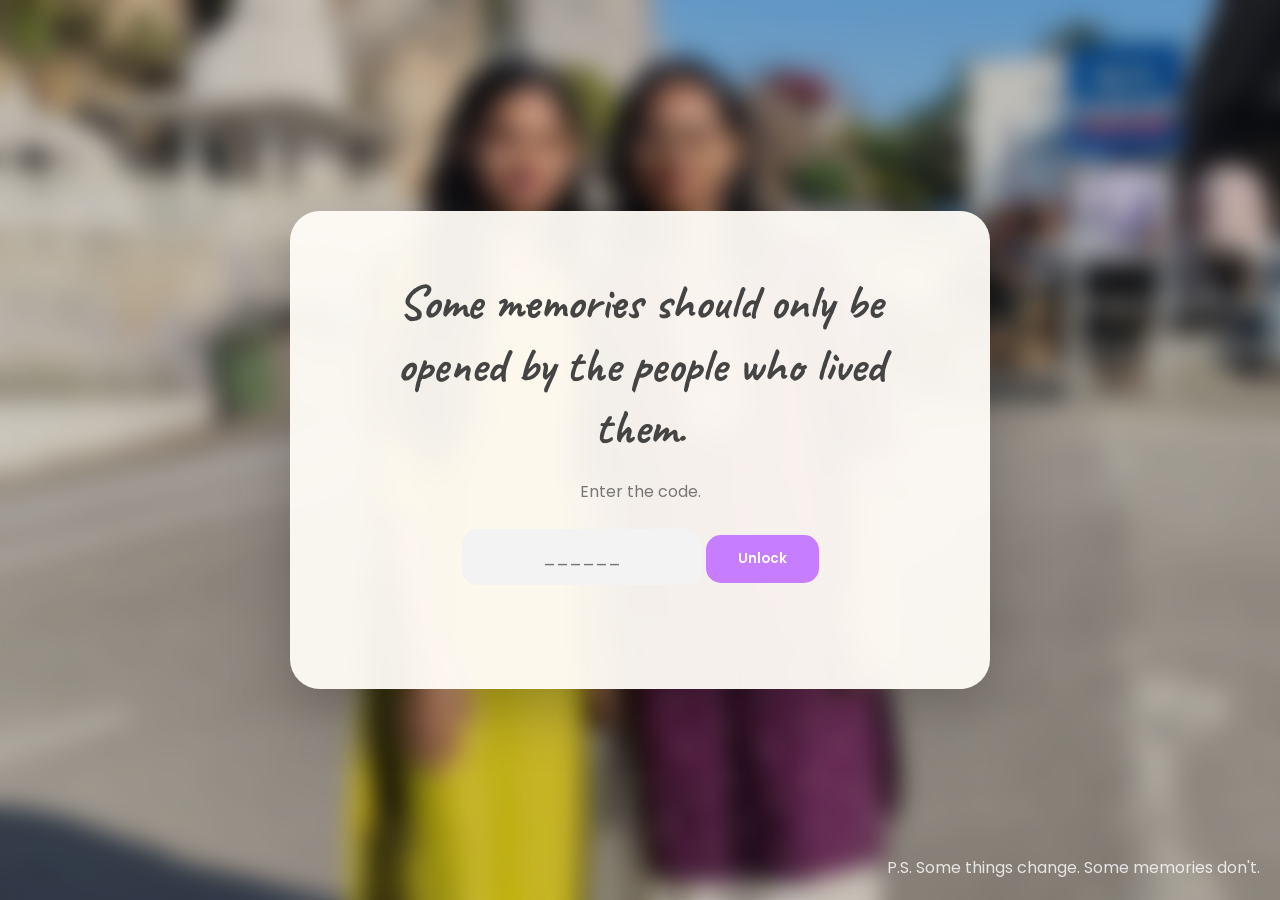
<file: index.html>
<!DOCTYPE html>

<html lang="en">

<head>
    <meta charset="UTF-8">
    <meta name="viewport" content="width=device-width, initial-scale=1.0">
    <title>07/07/2007</title>
<link rel="preconnect" href="https://fonts.googleapis.com">
<link rel="preconnect" href="https://fonts.gstatic.com" crossorigin>

<link href="https://fonts.googleapis.com/css2?family=Caveat:wght@700&family=Poppins:wght@300;400;500;600&display=swap" rel="stylesheet">

<link rel="stylesheet" href="css/login.css">
</head>

<body>
<div class="background"></div>
<div class="overlay"></div>

<div class="login-card">

    <h1>
        Some memories should only be opened
        by the people who lived them.
    </h1>

    <p class="subtitle">
        Enter the code.
    </p>

    <input
        type="password"
        id="password"
        maxlength="6"
        placeholder="______">

    <button onclick="checkPassword()">
        Unlock
    </button>

    <p id="error"></p>

</div>

<div class="footer-note">
    P.S. Some things change. Some memories don't.
</div>

<script src="js/login.js"></script></body>
</html>
</file>
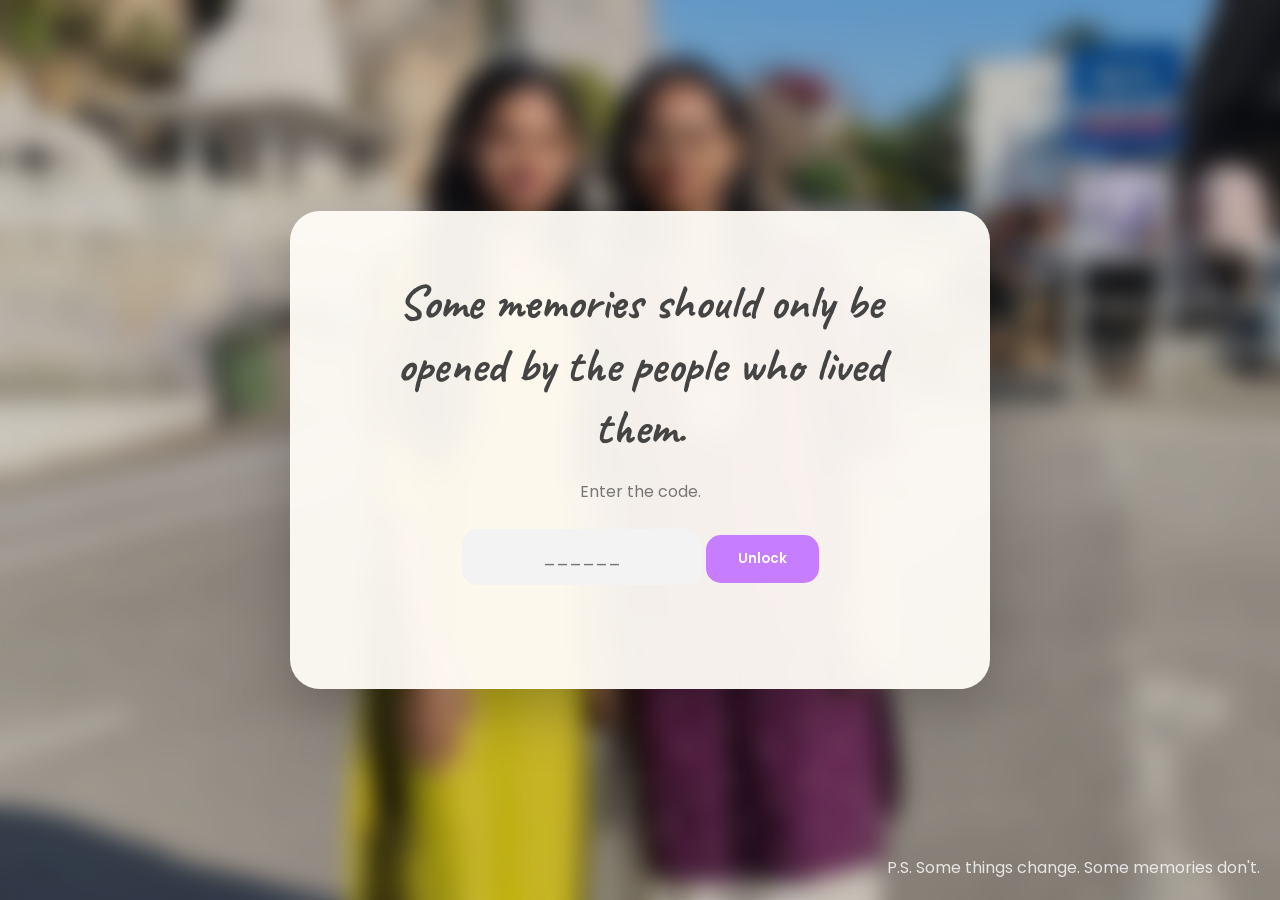
<file: html/index.html>
<!DOCTYPE html>

<html lang="en">

<head>
    <meta charset="UTF-8">
    <meta name="viewport" content="width=device-width, initial-scale=1.0">
    <title>07/07/2007</title>
<link rel="preconnect" href="https://fonts.googleapis.com">
<link rel="preconnect" href="https://fonts.gstatic.com" crossorigin>

<link href="https://fonts.googleapis.com/css2?family=Caveat:wght@700&family=Poppins:wght@300;400;500;600&display=swap" rel="stylesheet">

<link rel="stylesheet" href="../css/login.css">

</head>

<body>
<div class="background"></div>
<div class="overlay"></div>

<div class="login-card">

    <h1>
        Some memories should only be opened
        by the people who lived them.
    </h1>

    <p class="subtitle">
        Enter the code.
    </p>

    <input
        type="password"
        id="password"
        maxlength="6"
        placeholder="______">

    <button onclick="checkPassword()">
        Unlock
    </button>

    <p id="error"></p>

</div>

<div class="footer-note">
    P.S. Some things change. Some memories don't.
</div>

<script src="../js/login.js"></script>
</body>
</html>
</file>
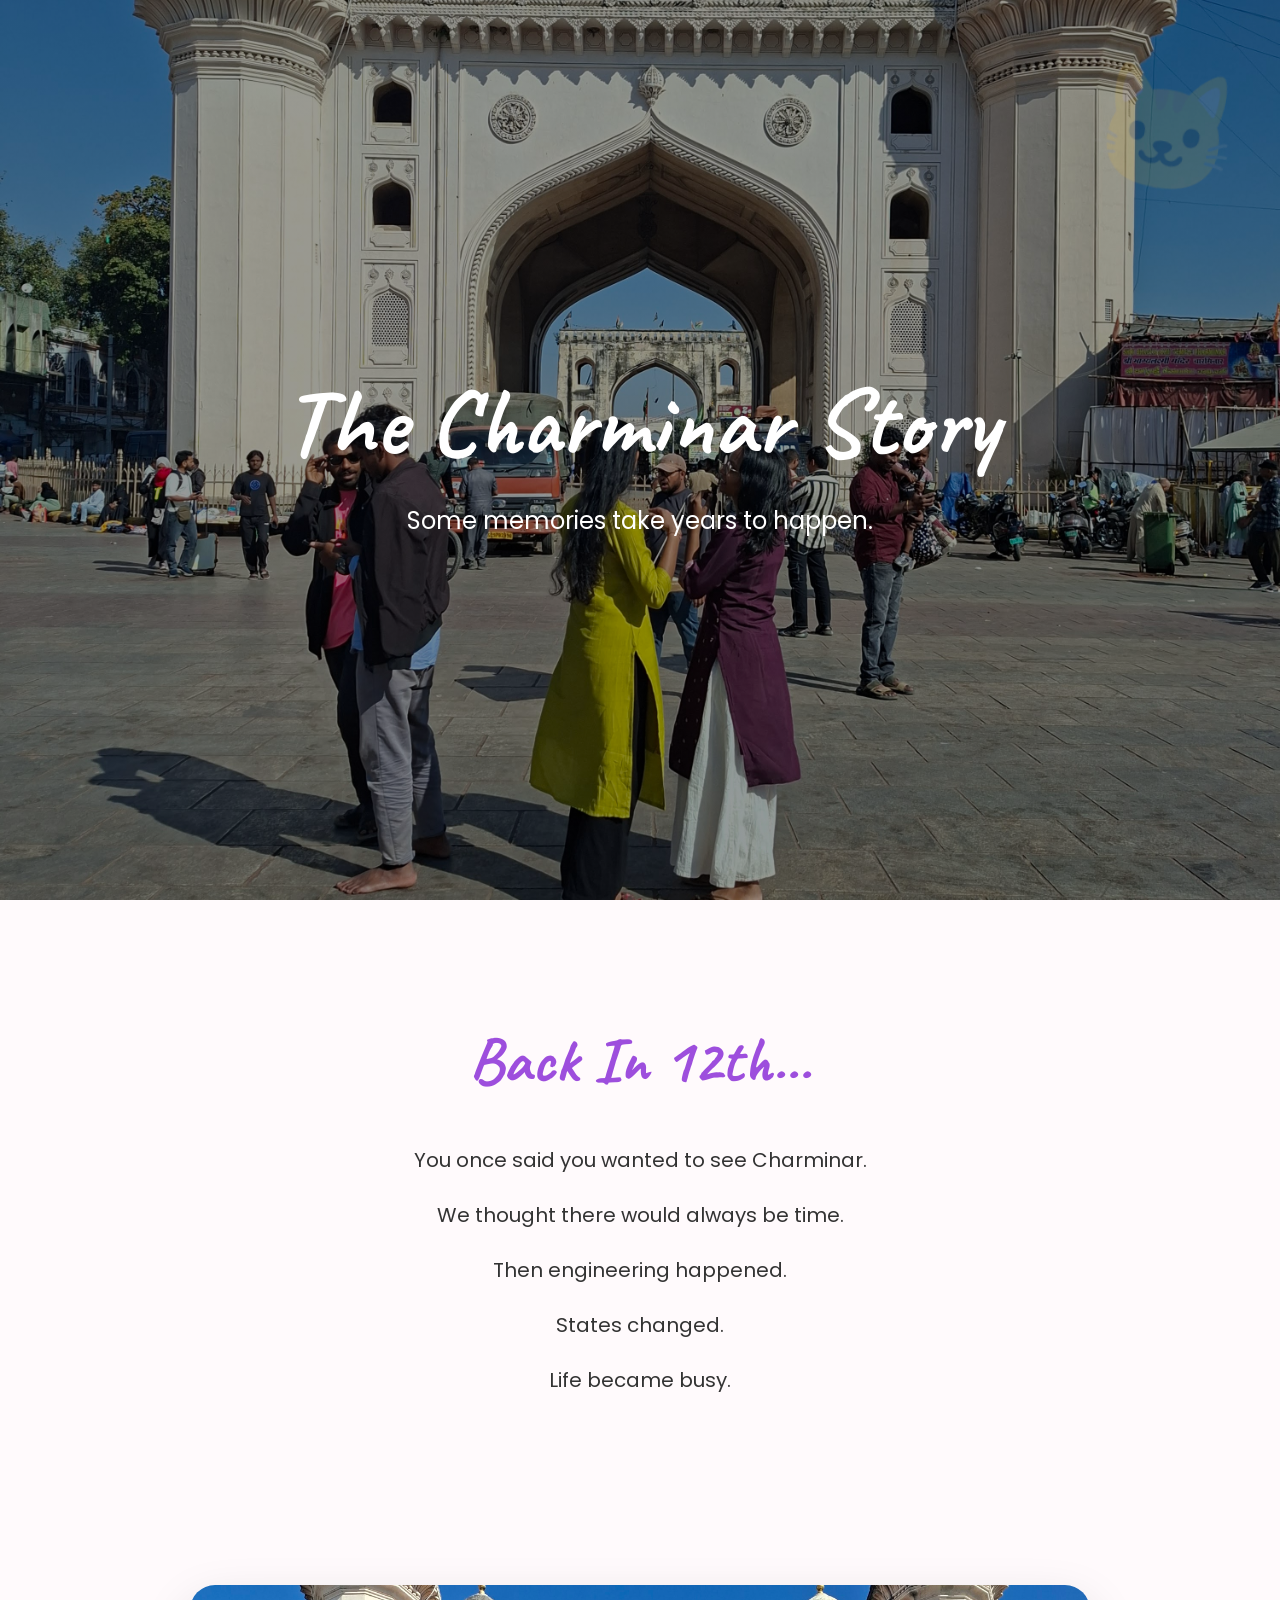
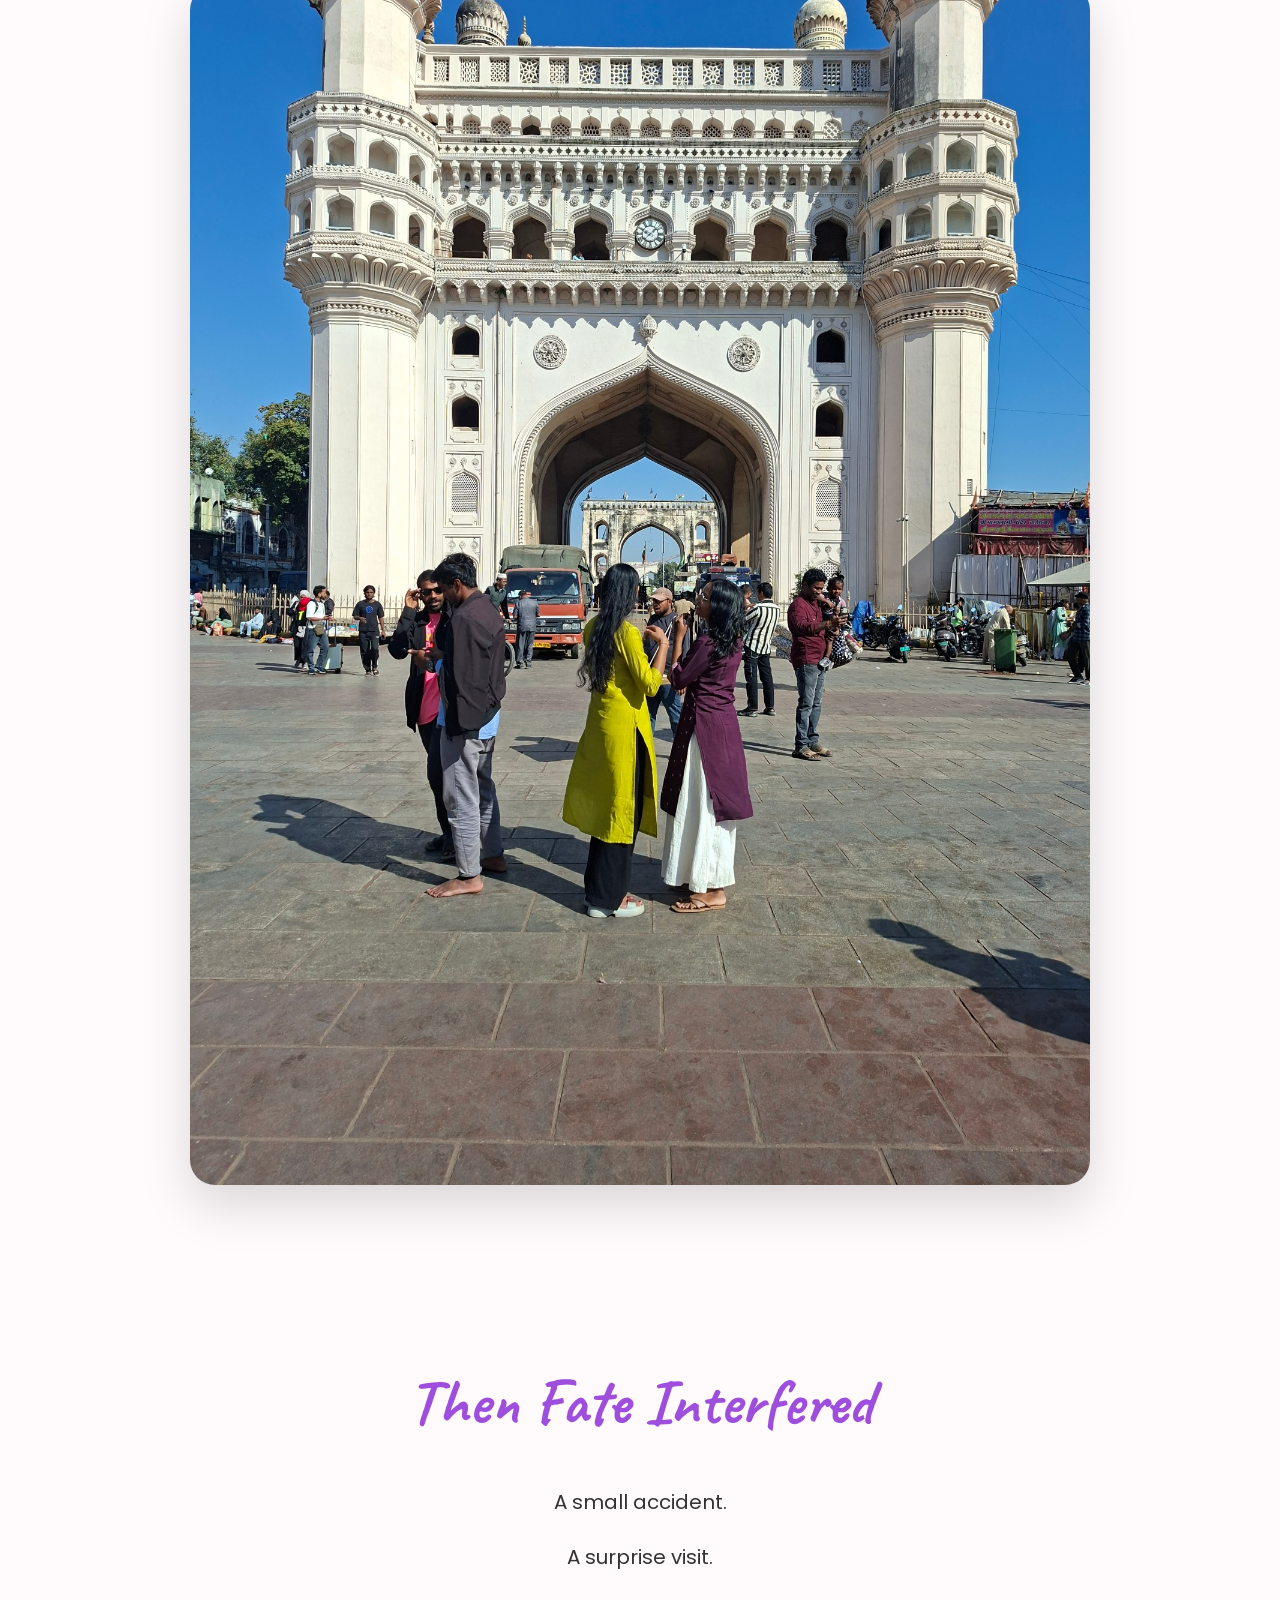
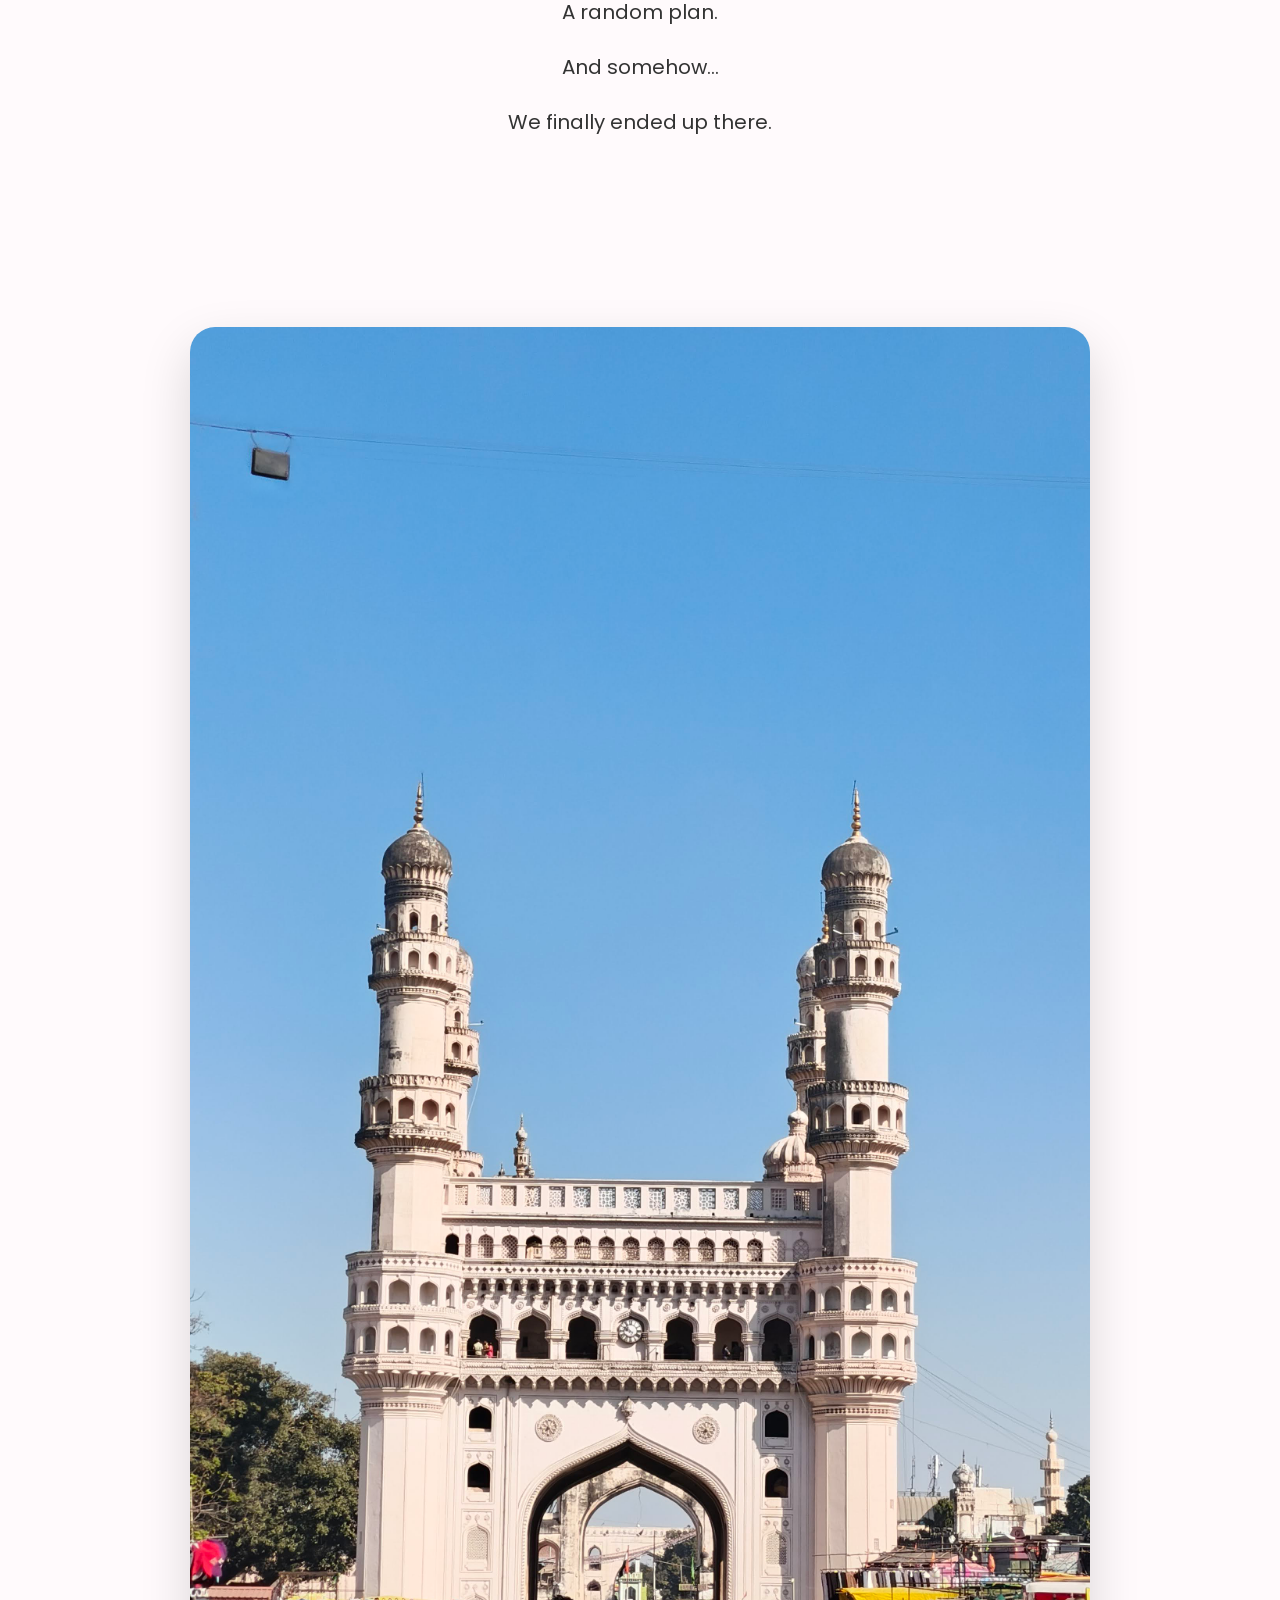
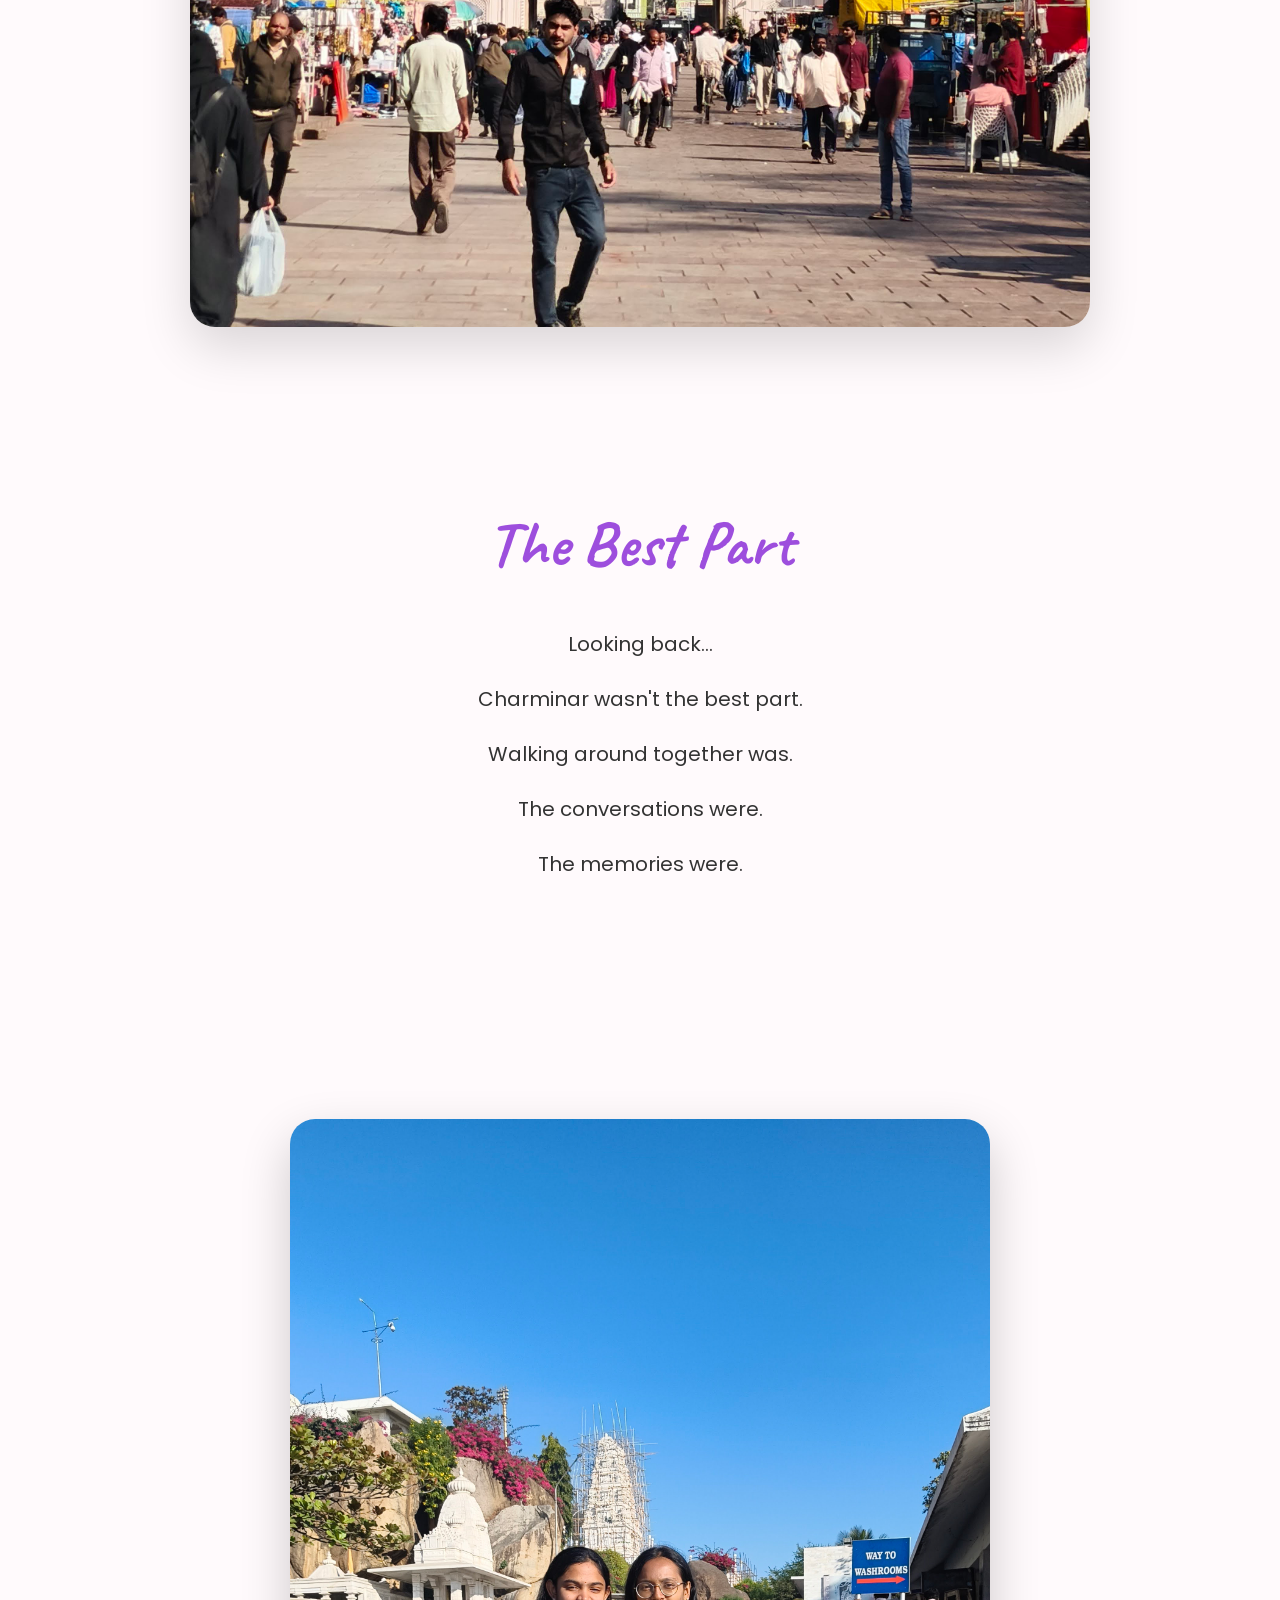
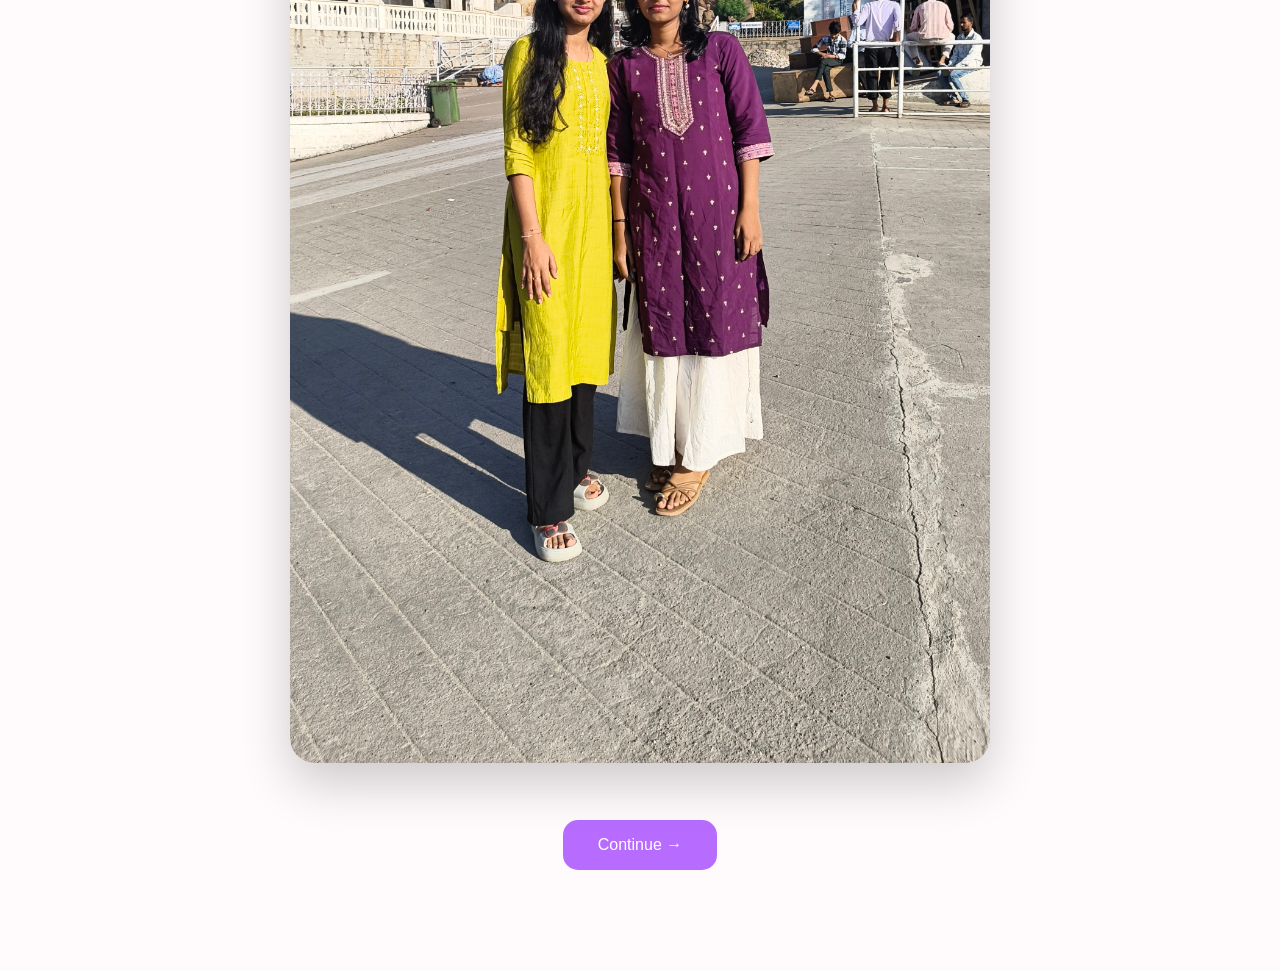
<file: html/charminar.html>
<!DOCTYPE html>
<html lang="en">

<head>
    <meta charset="UTF-8">
    <meta name="viewport" content="width=device-width, initial-scale=1.0">
    <title>The Charminar Story</title>

    <link rel="stylesheet" href="../css/charminar.css">

    <link href="https://fonts.googleapis.com/css2?family=Caveat:wght@700&family=Poppins:wght@300;400;500;600&display=swap" rel="stylesheet">
</head>

<body>

    <section class="hero">

        <div class="hero-content">

            <h1>The Charminar Story</h1>

            <p>
                Some memories take years to happen.
            </p>

        </div>

    </section>


    <section class="story">

        <div class="text-block">

            <h2>Back In 12th...</h2>

            <p>
                You once said you wanted to see Charminar.
            </p>

            <p>
                We thought there would always be time.
            </p>

            <p>
                Then engineering happened.
            </p>

            <p>
                States changed.
            </p>

            <p>
                Life became busy.
            </p>

        </div>

    </section>


    <section class="image-section">

        <img src="../images/charminar.jpg" alt="Charminar">

    </section>


    <section class="story">

        <div class="text-block">

            <h2>Then Fate Interfered</h2>

            <p>
                A small accident.
            </p>

            <p>
                A surprise visit.
            </p>

            <p>
                A random plan.
            </p>

            <p>
                And somehow...
            </p>

            <p>
                We finally ended up there.
            </p>

        </div>

    </section>


    <section class="image-section">

        <img src="../images/charminar (2).jpg" alt="Charminar">

    </section>


    <section class="story">

        <div class="text-block">

            <h2>The Best Part</h2>

            <p>
                Looking back...
            </p>

            <p>
                Charminar wasn't the best part.
            </p>

            <p>
                Walking around together was.
            </p>

            <p>
                The conversations were.
            </p>

            <p>
                The memories were.
            </p>

        </div>

    </section>
    <div class="cat-doodle">🐱</div>

    <section class="final-image">

        <img src="../images/usbothgreenpurple.jpg" alt="Us">

        <button onclick="goToVideos()">
            Continue →
        </button>

    </section>

    <script src="../js/charminar.js"></script>

</body>

</html>
</file>
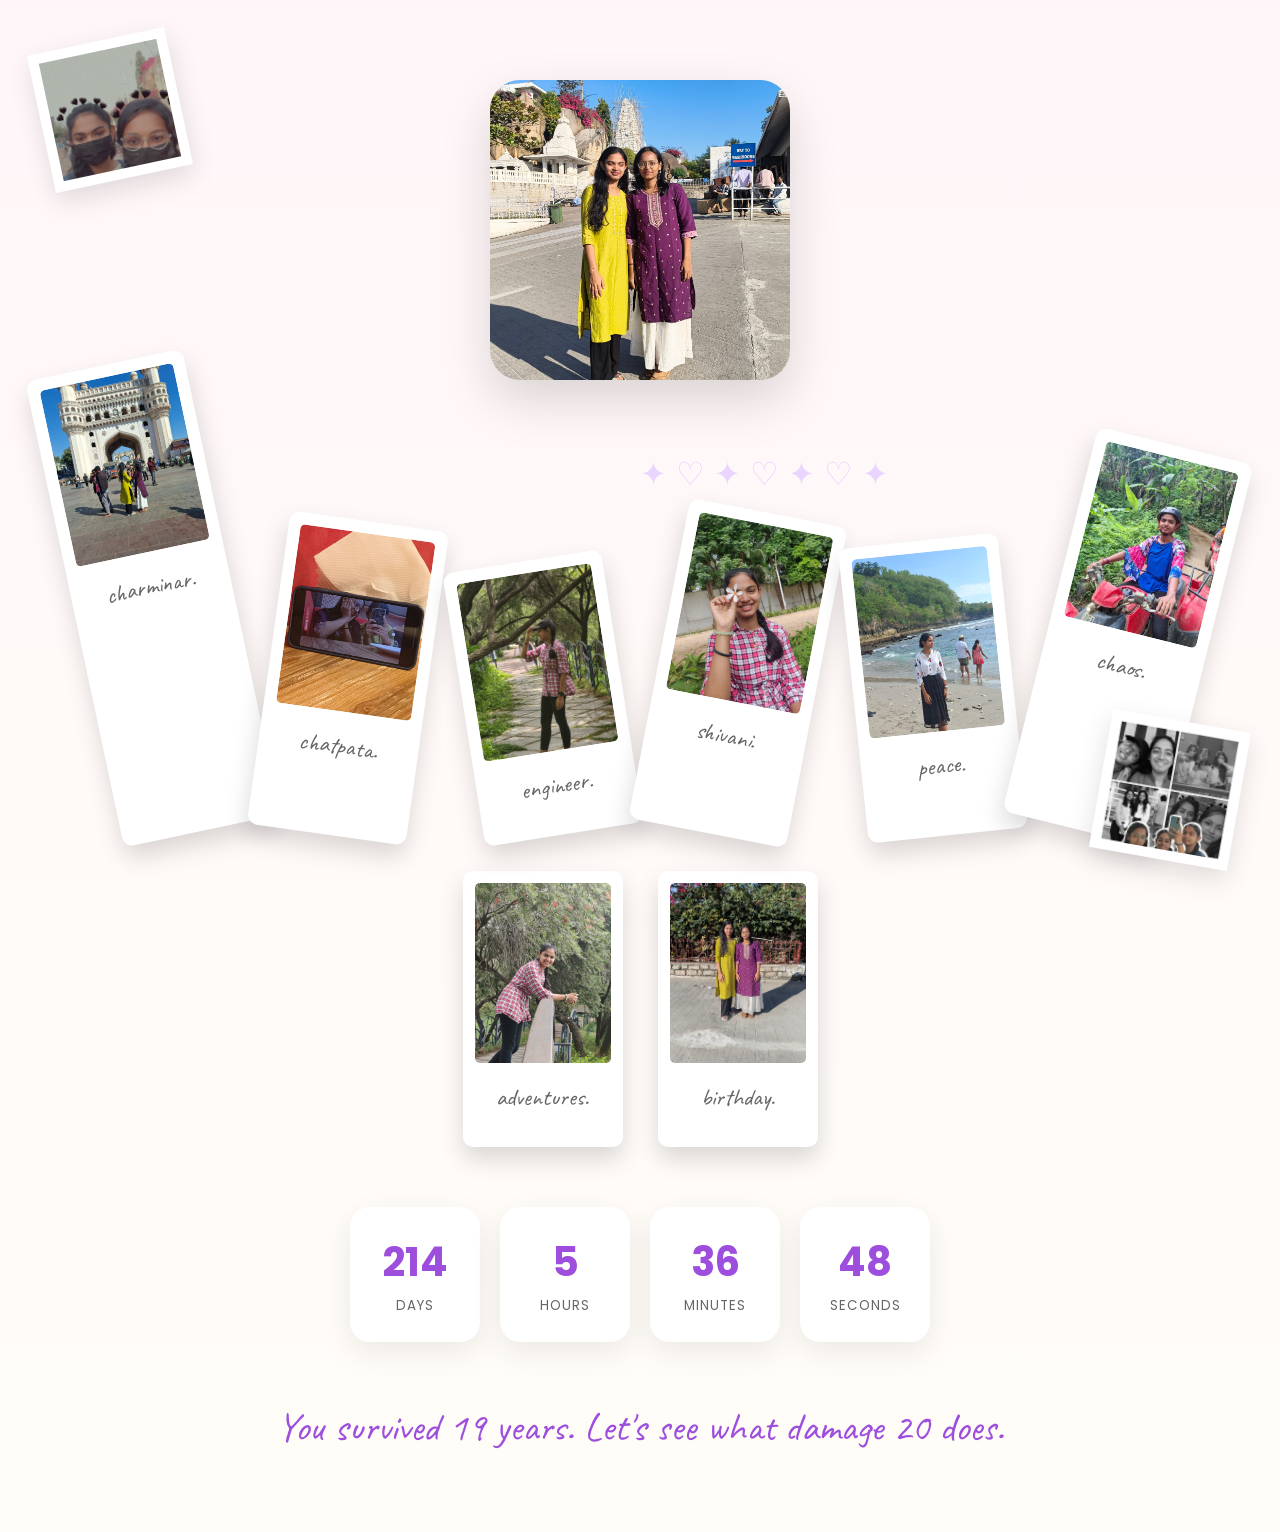
<file: html/countdown.html>
<!DOCTYPE html>
<html lang="en">
<head>
    <meta charset="UTF-8">
    <meta name="viewport" content="width=device-width, initial-scale=1.0">
    <title>Happy Birthday Shivani</title>

    <link rel="stylesheet" href="../css/countdown.css">

    <link href="https://fonts.googleapis.com/css2?family=Caveat:wght@700&family=Poppins:wght@300;400;500;600&display=swap" rel="stylesheet">
</head>
<body>

<section class="final-section">

    <img
        src="../images/usbothgreenpurple.jpg"
        alt="Us"
        class="final-photo"
    >

   <div class="polaroid-wall">

    <div class="polaroid p1">
        <img src="../images/charminar.jpg" alt="">
        <span>charminar.</span>
    </div>

    <div class="polaroid p2">
        <img src="../images/selfierestaurant.webp" alt="">
        <span>chatpata.</span>
    </div>

    <div class="polaroid p3">
        <img src="../images/hersinglecap.jpg" alt="">
        <span>engineer.</span>
    </div>

    <div class="polaroid p4">
        <img src="../images/hersingleflower.jpg" alt="">
        <span>shivani.</span>
    </div>

    <div class="polaroid p5">
        <img src="../images/hersinglebeach.jpg" alt="">
        <span>peace.</span>
    </div>

    <div class="polaroid p6">
        <img src="../images/hersinglesilly.jpg" alt="">
        <span>chaos.</span>
    </div>

    <div class="polaroid p7">
        <img src="../images/hersinglebridge.jpg" alt="">
        <span>adventures.</span>
    </div>

    <div class="polaroid p8">
        <img src="../images/greenpurple.jpg" alt="">
        <span>birthday.</span>
    </div>

</div>

    <div id="countdown">

        <div class="time-box">
            <span id="days">0</span>
            <small>Days</small>
        </div>

        <div class="time-box">
            <span id="hours">0</span>
            <small>Hours</small>
        </div>

        <div class="time-box">
            <span id="minutes">0</span>
            <small>Minutes</small>
        </div>

        <div class="time-box">
            <span id="seconds">0</span>
            <small>Seconds</small>
        </div>

    </div>

    <p class="ending">
        You survived 19 years.
        Let's see what damage 20 does.
    </p>

<div class="memory-trail">
    ✦ ♡ ✦ ♡ ✦ ♡ ✦
</div>
</section>

<script src="../js/countdown.js"></script>

</body>
</html>
</file>
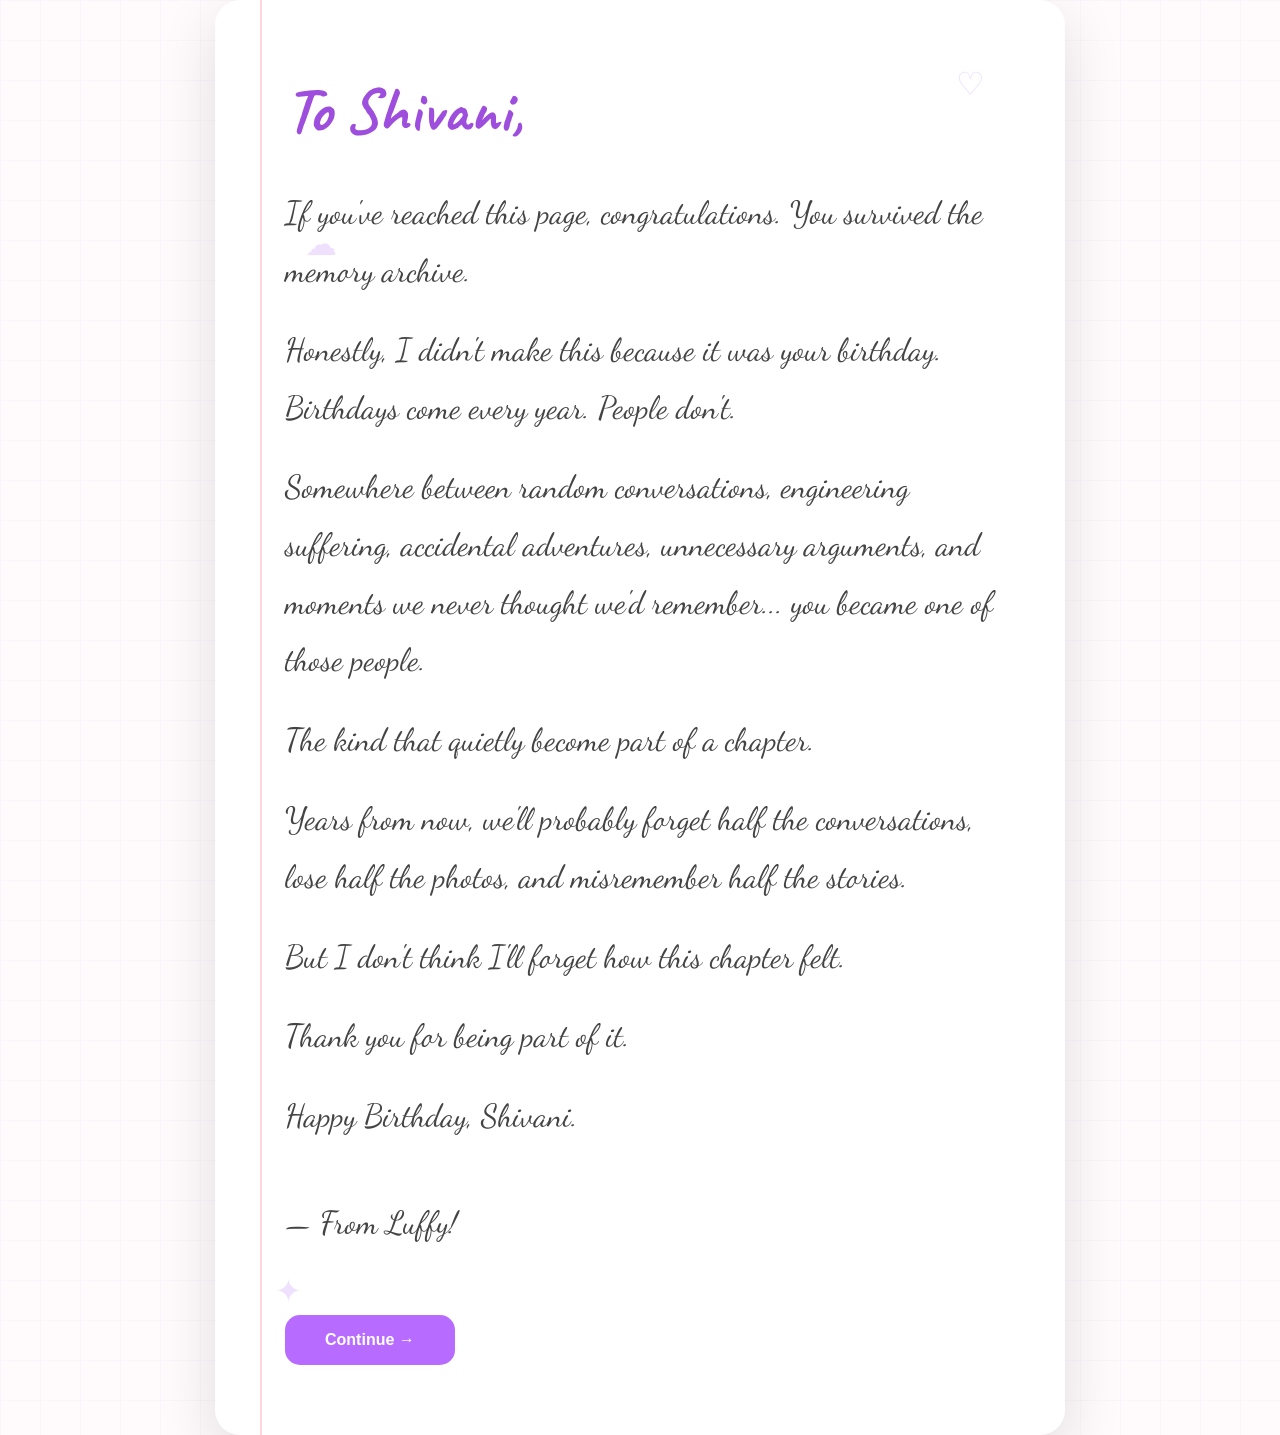
<file: html/letter.html>
<!DOCTYPE html>
<html lang="en">
<head>
    <meta charset="UTF-8">
    <meta name="viewport" content="width=device-width, initial-scale=1.0">
    <title>A Letter For Shivani</title>

    <link rel="stylesheet" href="../css/letter.css">

<link href="https://fonts.googleapis.com/css2?family=Caveat:wght@700&family=Dancing+Script:wght@500;600;700&family=Poppins:wght@300;400;500;600&display=swap" rel="stylesheet"><body>

<section class="letter-section">

    <div class="letter-paper">

        <h1>To Shivani,</h1>

        <div class="letter-content">

            <p>
                If you've reached this page, congratulations.
                You survived the memory archive.
            </p>

            <p>
                Honestly, I didn't make this because it was your birthday.
                Birthdays come every year.
                People don't.
            </p>

            <p>
                Somewhere between random conversations,
                engineering suffering,
                accidental adventures,
                unnecessary arguments,
                and moments we never thought we'd remember...
                you became one of those people.
            </p>

            <p>
                The kind that quietly become part of a chapter.
            </p>

            <p>
                Years from now,
                we'll probably forget half the conversations,
                lose half the photos,
                and misremember half the stories.
            </p>

            <p>
                But I don't think I'll forget
                how this chapter felt.
            </p>

            <p>
                Thank you for being part of it.
            </p>

            <p>
                Happy Birthday, Shivani.
            </p>

            <p class="signature">
                — From Luffy!
            </p>

        </div>

        <button onclick="continueJourney()">
            Continue →
        </button>
<div class="doodle doodle1">♡</div>
<div class="doodle doodle2">✦</div>
<div class="doodle doodle3">☁</div>
    </div>

</section>

<script src="../js/letter.js"></script>

</body>
</html>
</file>
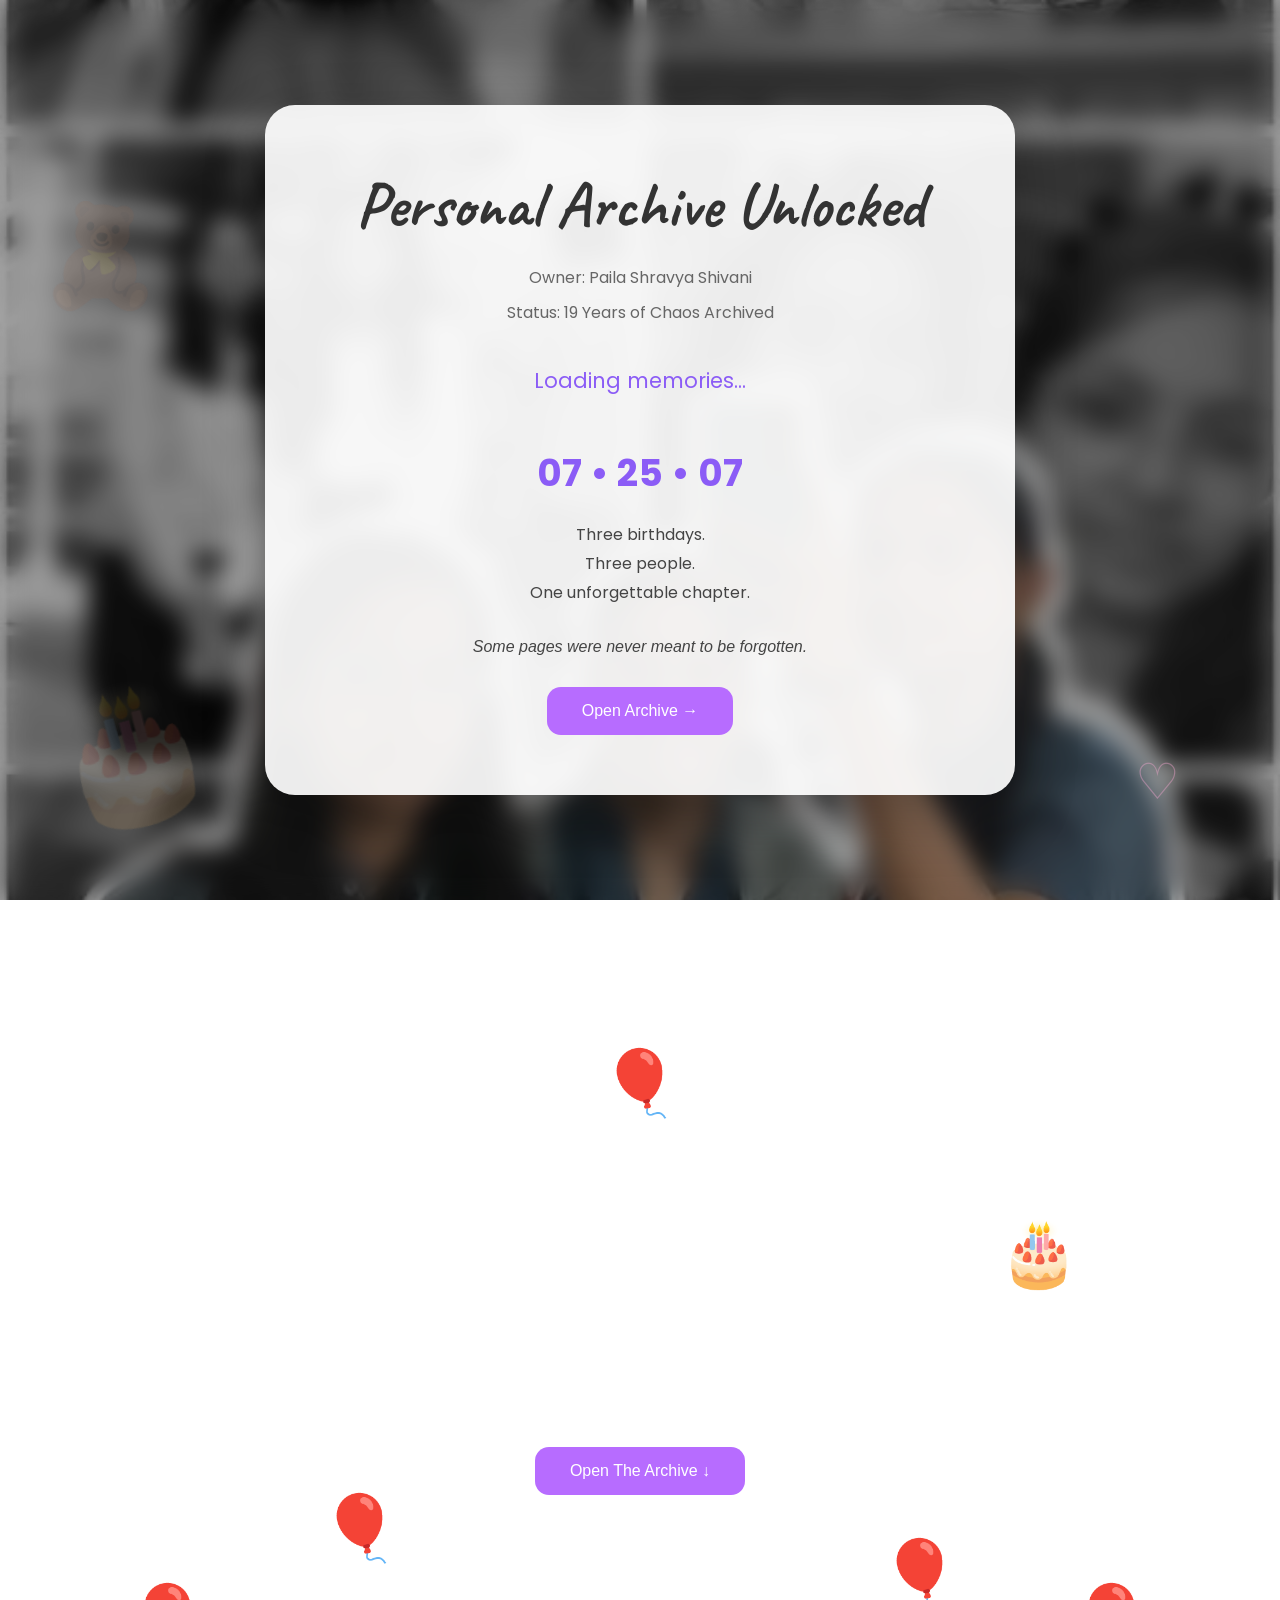
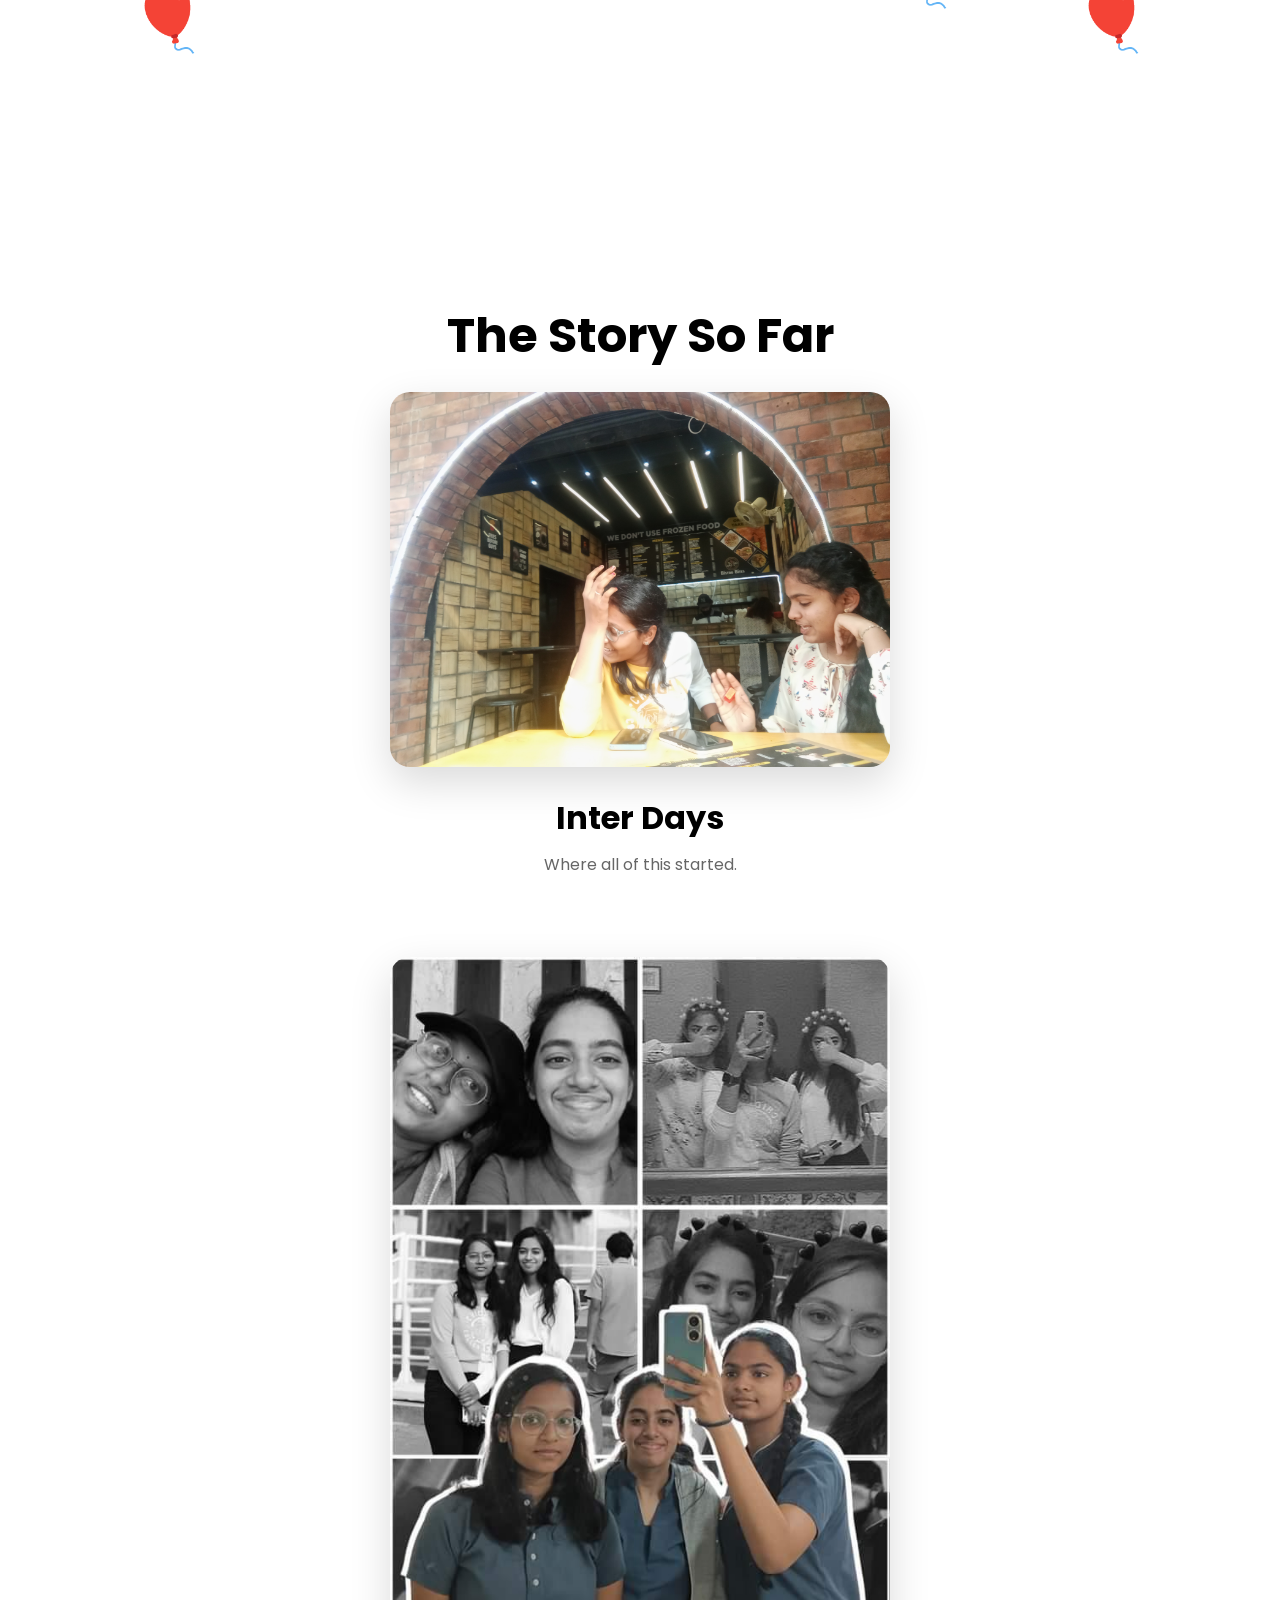
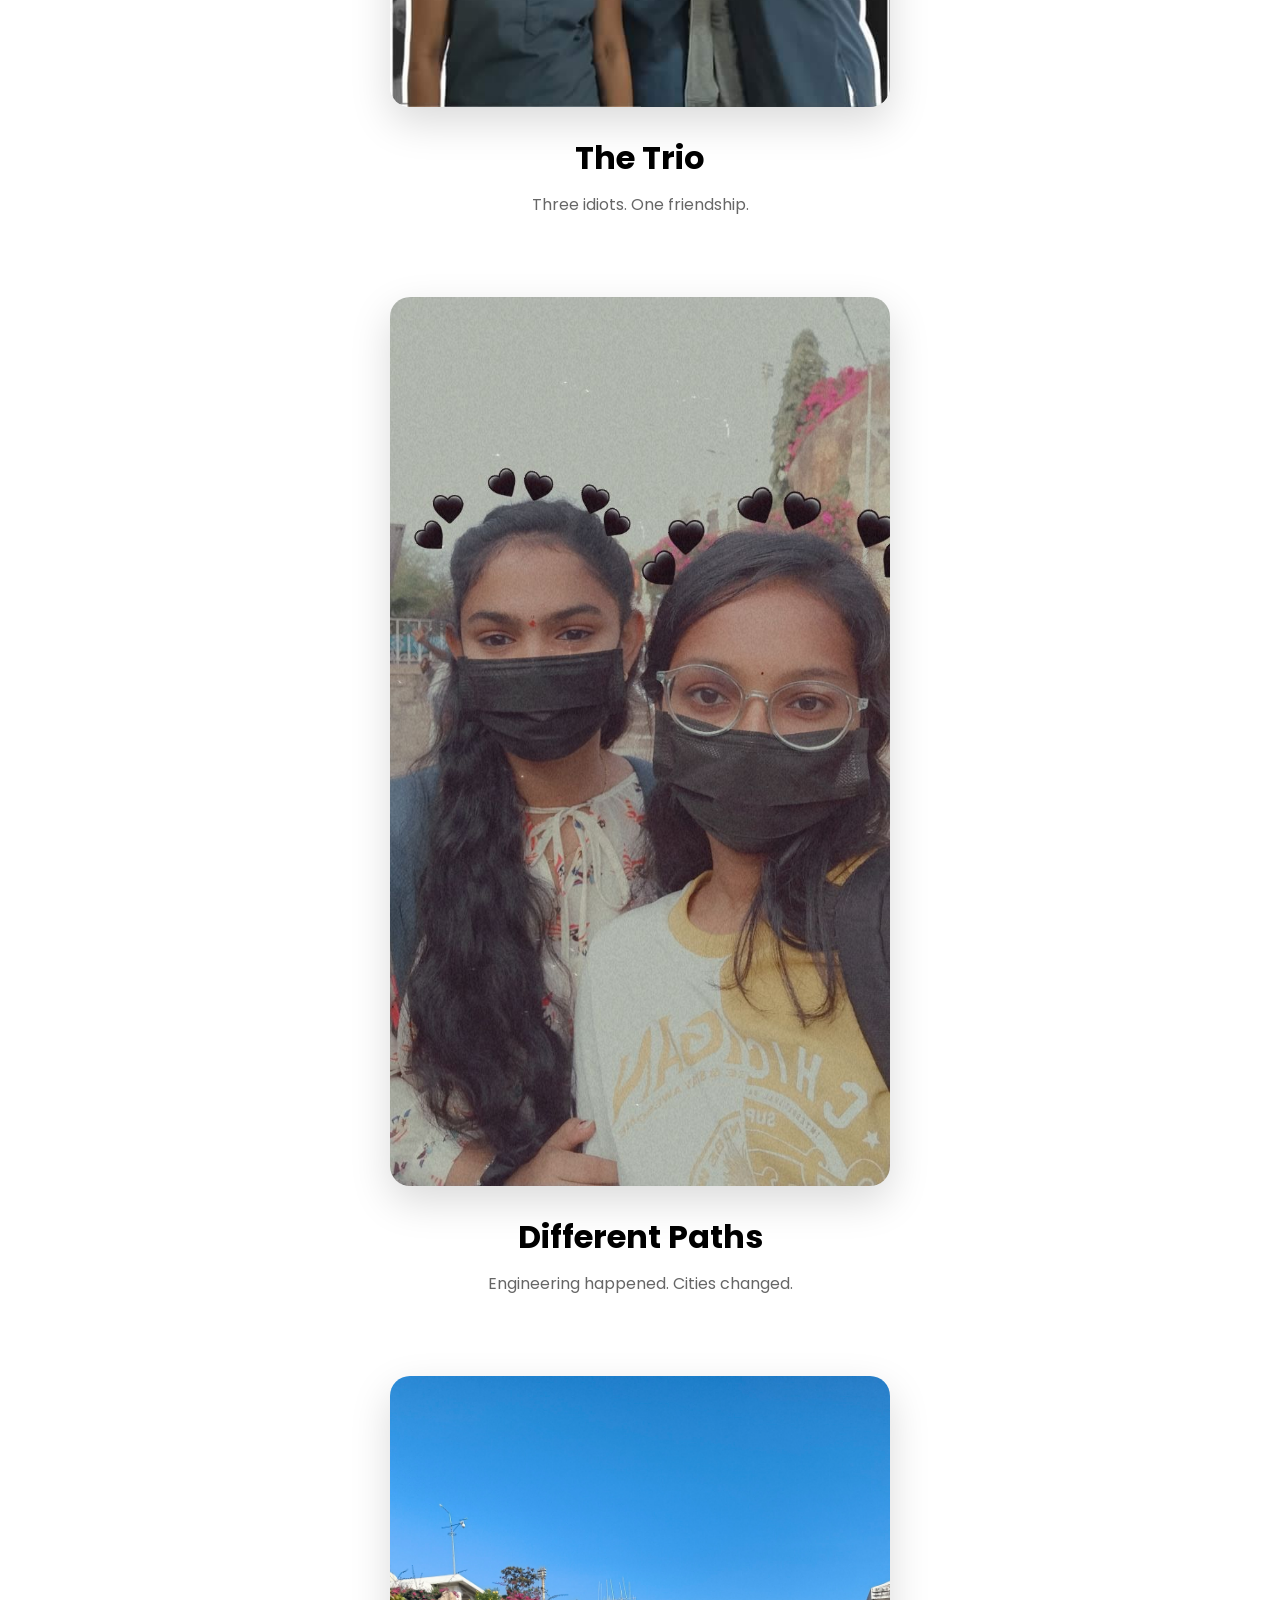
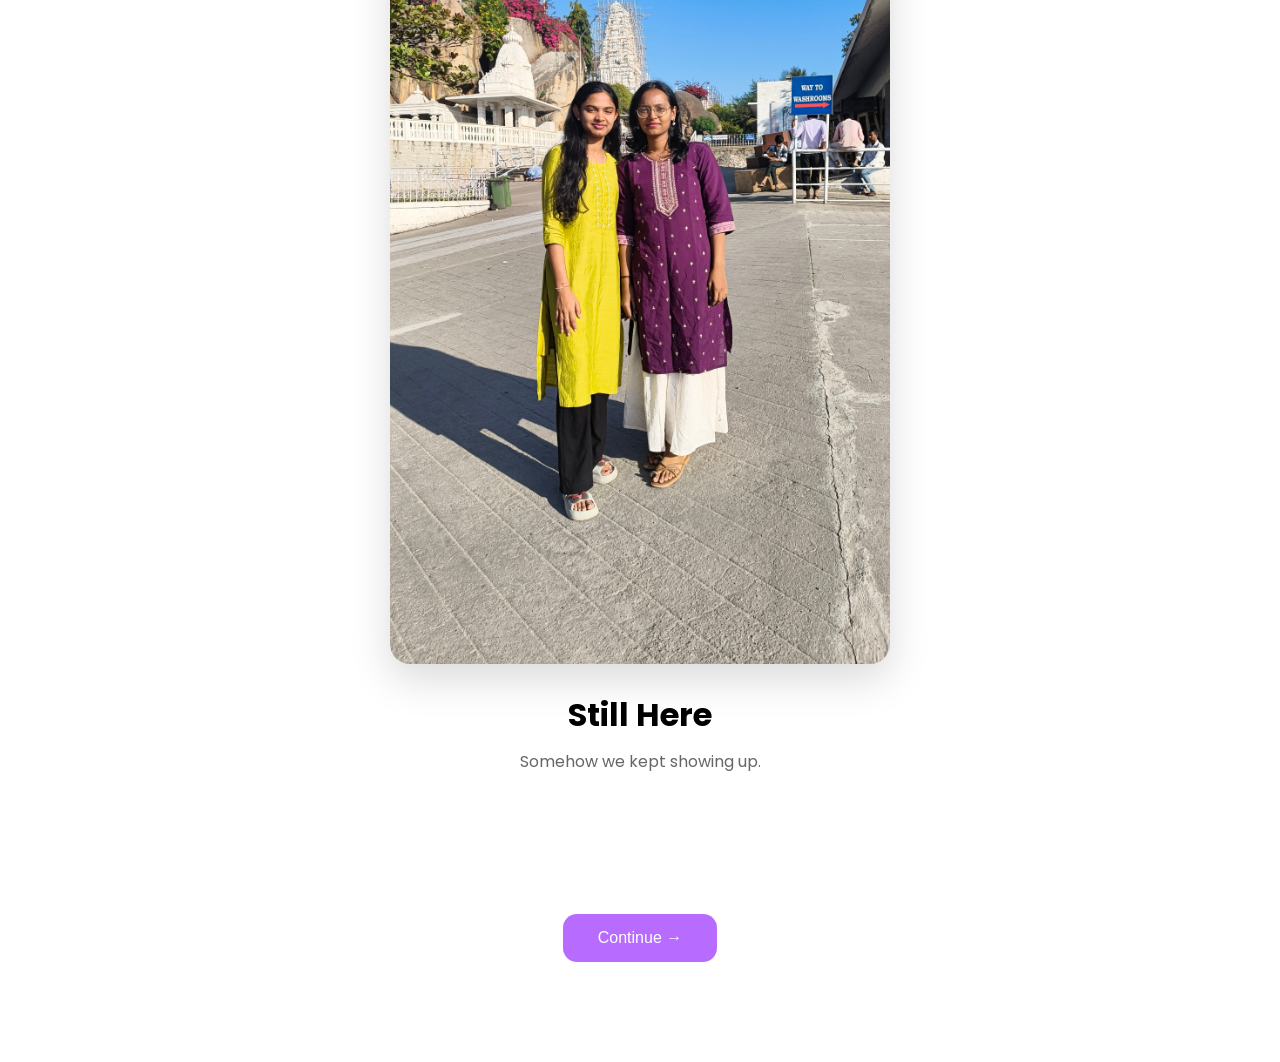
<file: html/welcome.html>
<!DOCTYPE html>
<html lang="en">

<head>
    <meta charset="UTF-8">
    <meta name="viewport" content="width=device-width, initial-scale=1.0">
    <title>Welcome Shivani</title>

    <link rel="stylesheet" href="../css/welcome.css">

    <link href="https://fonts.googleapis.com/css2?family=Caveat:wght@700&family=Poppins:wght@300;400;500;600&display=swap" rel="stylesheet">
</head>

<body>

    <div class="overlay"></div>

    <!-- SECTION 1 -->

    <section class="hero-section">

        <div class="welcome-card">

            <h1>Personal Archive Unlocked</h1>

            <p class="owner">
                Owner: Paila Shravya Shivani
            </p>

            <p class="status">
                Status: 19 Years of Chaos Archived
            </p>

            <div id="typewriter"></div>

            <div id="message" class="hidden">

                <h2>07 • 25 • 07</h2>

                <p>
                    Three birthdays.<br>
                    Three people.<br>
                    One unforgettable chapter.
                </p>

                <p class="archive-note">
                    Some pages were never meant to be forgotten.
                </p>

                <button onclick="startJourney()">
                    Open Archive →
                </button>

            </div>

        </div>

    </section>


    <!-- SECTION 2 -->

    <section id="balloons-section">

        <div class="birthday-content">

            <h1>Happy Birthday Shivani 🎂</h1>

            <p>
                Another year older.<br>
                Somehow not wiser.
            </p>

            <p class="small-text">
                But still one of my favourite people.
            </p>

            <button onclick="scrollToTimeline()">
                Open The Archive ↓
            </button>

        </div>

        <div class="balloon balloon1">🎈</div>
        <div class="balloon balloon2">🎈</div>
        <div class="balloon balloon3">🎈</div>
        <div class="balloon balloon4">🎈</div>
        <div class="balloon balloon5">🎈</div>

    </section>
    <div class="cake-doodle">🎂</div>

    <!-- SECTION 3 -->

    <section id="timeline-section">

    <h2>The Story So Far</h2>

    <div class="timeline">

        <div class="timeline-item">
            <img src="../images/inter_men_her_silly.jpg">
            <h3>Inter Days</h3>
            <p>
                Where all of this started.
            </p>
        </div>
        <div class="bear-doodle">🧸</div>
        <div class="timeline-item">
            <img src="../images/triocollage.jpg">
            <h3>The Trio</h3>
            <p>
                Three idiots. One friendship.
            </p>
        </div>

        <div class="timeline-item">
            <img src="../images/bothselfie.jpg">
            <h3>Different Paths</h3>
            <p>
                Engineering happened.
                Cities changed.
            </p>
        </div>

        <div class="timeline-item">
            <img src="../images/usbothgreenpurple.jpg">
            <h3>Still Here</h3>
            <p>
                Somehow we kept showing up.
            </p>
        </div>

    </div>

    <button class="next-btn" onclick="goToCharminar()">
        Continue →
    </button>

</section>

    <script src="../js/welcome.js"></script>

</body>

</html>
</file>
<file: css/login.css>
*{
    margin:0;
    padding:0;
    box-sizing:border-box;
    font-family:'Poppins',sans-serif;
}


body{
    min-height:100vh;
    display:flex;
    justify-content:center;
    align-items:center;
    overflow:hidden;
    position:relative;
}
body::before{
    content:"✦";

    position:fixed;

    top:60px;
    left:80px;

    font-size:40px;

    color:#d8b4fe;

    opacity:.5;
}

.background{
    position:fixed;
    inset:0;
    background:url("../images/usbothgreenpurple.jpg");
    background-size:cover;
    background-position:center;
    filter:blur(10px);
    transform:scale(1.1);
}

.overlay{
    position:fixed;
    inset:0;
    background:rgba(0,0,0,0.2);
    backdrop-filter:blur(6px);
}

.login-card{
    position:relative;
    z-index:10;
    width:90%;
    max-width:700px;
    background:rgba(255,252,247,.95);
    padding:60px;
    border-radius:30px;
    text-align:center;
    box-shadow:0 20px 60px rgba(0,0,0,.25);
}

.login-card h1{
    font-family:'Caveat',cursive;
    font-size:3rem;
    color:#444;
    line-height:1.3;
}

.subtitle{
    margin-top:20px;
    color:#777;
}

input{
    margin-top:25px;
    width:240px;
    padding:15px;
    border:none;
    border-radius:15px;
    background:#f3f3f3;
    text-align:center;
    font-size:1.1rem;
    outline:none;
}

button{
    margin-top:25px;
    padding:14px 32px;
    border:none;
    border-radius:15px;
    background:#c77dff;
    color:white;
    cursor:pointer;
    font-weight:600;
}

#error{
    margin-top:20px;
    min-height:24px;
    color:#8d5cf6;
}

.footer-note{
    position:fixed;
    right:20px;
    bottom:20px;
    color:white;
    opacity:.8;
    z-index:10;
}
</file>
<file: css/charminar.css>
*{
    margin:0;
    padding:0;
    box-sizing:border-box;
}

html{
    scroll-behavior:smooth;
}

body{
    font-family:'Poppins',sans-serif;
    background:#fffafc;
    color:#333;
}

.hero{
    min-height:100vh;

    background:
    linear-gradient(
        rgba(0,0,0,.4),
        rgba(0,0,0,.4)
    ),
    url("../images/charminar.jpg");

    background-size:cover;
    background-position:center;

    display:flex;
    justify-content:center;
    align-items:center;

    text-align:center;
}

.hero-content h1{
    font-family:'Caveat',cursive;
    font-size:6rem;
    color:white;
}

.hero-content p{
    color:white;
    font-size:1.5rem;
    margin-top:20px;
}

.story{
    padding:120px 10%;
}

.text-block{
    max-width:800px;
    margin:auto;
    text-align:center;
}

.text-block h2{
    font-family:'Caveat',cursive;
    font-size:4rem;
    color:#9d4edd;
    margin-bottom:40px;
}

.text-block p{
    font-size:1.25rem;
    line-height:2;
    margin-bottom:15px;
}

.image-section{
    padding:50px;
    text-align:center;
}

.image-section img{
    width:90%;
    max-width:900px;

    border-radius:25px;

    box-shadow:0 20px 50px rgba(0,0,0,.15);
}

.final-image{
    padding:100px 20px;
    text-align:center;
}

.final-image img{
    width:90%;
    max-width:700px;

    border-radius:25px;

    box-shadow:0 20px 50px rgba(0,0,0,.2);
}

.final-image button{
    display:block;

    margin:50px auto 0;

    border:none;

    background:#b76cff;
    color:white;

    padding:16px 35px;

    border-radius:15px;

    font-size:1rem;

    cursor:pointer;
}

.final-image button:hover{
    transform:translateY(-3px);
}

@media(max-width:768px){

    .hero-content h1{
        font-size:3.5rem;
    }

    .text-block h2{
        font-size:2.7rem;
    }

    .text-block p{
        font-size:1rem;
    }
}

.cat-doodle{
    position:fixed;

    top:40px;
    right:40px;

    font-size:120px;

    opacity:.12;

    pointer-events:none;

    transform:rotate(10deg);
}
</file>
<file: css/countdown.css>
*{
    margin:0;
    padding:0;
    box-sizing:border-box;
}

body{
    font-family:'Poppins',sans-serif;

    min-height:100vh;

    background:
    linear-gradient(
        rgba(255,245,248,.92),
        rgba(255,253,247,.92)
    );

    overflow-x:hidden;
}

.final-section{

    min-height:100vh;

    display:flex;
    flex-direction:column;
    justify-content:center;
    align-items:center;

    text-align:center;

    padding:80px 20px;
}

.final-photo{

    width:300px;
    height:300px;

    object-fit:cover;

    border-radius:30px;

    box-shadow:
    0 20px 50px rgba(0,0,0,.15);

    margin-bottom:40px;
}

.final-section h1{

    font-family:'Caveat',cursive;

    font-size:5rem;

    color:#9d4edd;

    margin-bottom:25px;
}

.message{

    max-width:700px;

    font-size:1.15rem;

    line-height:2;

    color:#555;

    margin-bottom:60px;
}

#countdown{

    display:flex;

    gap:20px;

    flex-wrap:wrap;

    justify-content:center;

    margin-bottom:60px;
}

.time-box{

    width:130px;

    background:white;

    padding:25px 15px;

    border-radius:20px;

    box-shadow:
    0 10px 30px rgba(0,0,0,.08);
}

.time-box span{

    display:block;

    font-size:2.5rem;

    font-weight:700;

    color:#9d4edd;
}

.time-box small{

    color:#666;

    text-transform:uppercase;

    letter-spacing:1px;
}

.ending{

    font-family:'Caveat',cursive;

    font-size:2.5rem;

    color:#9d4edd;
}

/* floating polaroids */

.final-section::before{

    content:"";

    position:fixed;

    top:40px;
    left:40px;

    width:120px;
    height:120px;

    background:url("../images/bothselfie.jpg");

    background-size:cover;

    border:10px solid white;

    transform:rotate(-12deg);

    box-shadow:
    0 10px 25px rgba(0,0,0,.12);
}

.final-section::after{

    content:"";

    position:fixed;

    right:40px;
    bottom:40px;

    width:120px;
    height:120px;

    background:url("../images/triocollage.jpg");

    background-size:cover;

    border:10px solid white;

    transform:rotate(10deg);

    box-shadow:
    0 10px 25px rgba(0,0,0,.12);
}

@media(max-width:768px){

    .final-photo{
        width:220px;
        height:220px;
    }

    .final-section h1{
        font-size:3.5rem;
    }

    .time-box{
        width:100px;
    }

    .time-box span{
        font-size:2rem;
    }

    .final-section::before,
    .final-section::after{
        display:none;
    }
}

.polaroid-wall{

    width:100%;

    display:flex;
    justify-content:center;
    flex-wrap:wrap;

    gap:35px;

    margin:60px 0;
}

.polaroid{

    width:180px;

    background:white;

    padding:12px 12px 35px;

    border-radius:10px;

    box-shadow:
    0 12px 25px rgba(0,0,0,.15);

    transition:.3s;
}

.polaroid:hover{

    transform:scale(1.05);
}

.polaroid img{

    width:100%;
    height:180px;

    object-fit:cover;

    border-radius:5px;
}

.p1{
    transform:rotate(-12deg);
    margin-top:-120px;
}

.p2{
    transform:rotate(8deg);
    margin-top:40px;
}

.p3{
    transform:rotate(-9deg);
    margin-top:80px;
}

.p4{
    transform:rotate(11deg);
    margin-top:30px;
}

.p5{
    transform:rotate(-6deg);
    margin-top:60px;
}

.p6{
    transform:rotate(14deg);
    margin-top:-40px;
}

.polaroid{
    width:160px;
}

.polaroid span{
    display:block;
    text-align:center;
    margin-top:12px;
    font-family:'Caveat',cursive;
    font-size:1.5rem;
    color:#666;
}

.memory-trail{

    position:absolute;

    top:50%;

    left:50%;

    font-size:2rem;

    color:#e9d5ff;
}
</file>
<file: css/letter.css>
*{
    margin:0;
    padding:0;
    box-sizing:border-box;
}

body{

    font-family:'Poppins',sans-serif;

    background-color:#fffafc;

    background-image:

    linear-gradient(
        rgba(183,108,255,.04) 1px,
        transparent 1px
    ),

    linear-gradient(
        90deg,
        rgba(183,108,255,.04) 1px,
        transparent 1px
    );

    background-size:40px 40px;

    min-height:100vh;
}

.doodle{

    position:absolute;

    font-size:2rem;

    color:#d8b4fe;

    opacity:.4;
}

.doodle1{
    top:60px;
    right:80px;
}

.doodle2{
    bottom:120px;
    left:60px;
}

.doodle3{
    top:220px;
    left:90px;
}

.letter-section{
    width:100%;
    display:flex;
    justify-content:center;
}

.letter-paper{

    width:100%;
    max-width:850px;

    background:white;

    padding:70px;

    border-radius:25px;

    box-shadow:
    0 20px 60px rgba(0,0,0,.12);

    position:relative;
}

.letter-paper::before{

    content:"";

    position:absolute;

    left:45px;
    top:0;

    width:2px;
    height:100%;

    background:#ffd6e0;
}

.letter-paper h1{

    font-family:'Caveat',cursive;

    font-size:4rem;

    color:#9d4edd;

    margin-bottom:35px;
}

.letter-content p{

    font-family:'Dancing Script',cursive;

    font-size:2rem;

    line-height:1.8;

    color:#444;

    margin-bottom:22px;
}

.signature{

    margin-top:50px;

    font-family:'Dancing Script',cursive;

    font-size:2.8rem;

    color:#9d4edd;
}

.letter-paper button{

    margin-top:40px;

    border:none;

    background:#b76cff;

    color:white;

    padding:16px 40px;

    border-radius:15px;

    cursor:pointer;

    font-size:1rem;

    font-weight:600;

    transition:.3s;
}

.letter-paper button:hover{

    transform:translateY(-3px);
}

@media(max-width:768px){

    .letter-paper{

        padding:40px 25px;
    }

    .letter-paper h1{

        font-size:3rem;
    }

    .letter-content p{

        font-size:1rem;
        line-height:1.8;
    }

    .signature{

        font-size:1.8rem;
    }

}
</file>
<file: css/welcome.css>
*{
    margin:0;
    padding:0;
    box-sizing:border-box;
}

html{
    scroll-behavior:smooth;
}

body{
    font-family:'Poppins',sans-serif;

    background:url("../images/triocollage.jpg");
    background-size:cover;
    background-position:center;
    background-attachment:fixed;

    overflow-x:hidden;
}

.overlay{
    position:fixed;
    inset:0;

    backdrop-filter:blur(12px);
    background:rgba(0,0,0,0.35);

    z-index:-1;
}

.hero-section{
    min-height:100vh;

    display:flex;
    justify-content:center;
    align-items:center;

    padding:40px;
}

.welcome-card{
    width:90%;
    max-width:750px;

    background:rgba(255,255,255,0.92);

    padding:60px;

    border-radius:30px;

    text-align:center;

    box-shadow:0 20px 60px rgba(0,0,0,0.25);
}

.welcome-card h1{
    font-family:'Caveat',cursive;
    font-size:4rem;
    color:#333;

    margin-bottom:20px;
}

.owner,
.status{
    color:#666;
    margin-bottom:10px;
}

#typewriter{
    margin-top:40px;

    color:#8b5cf6;

    font-size:1.3rem;

    min-height:40px;
}

.hidden{
    display:none;
}

#message{
    margin-top:40px;
}

#message h2{
    color:#8b5cf6;

    font-size:2.3rem;

    margin-bottom:20px;
}

#message p{
    color:#444;

    line-height:1.8;

    margin-bottom:25px;
}

.archive-note{
    font-style:italic;
}

button{
    border:none;

    background:#b76cff;

    color:white;

    padding:15px 35px;

    border-radius:14px;

    font-size:1rem;

    cursor:pointer;

    transition:.3s;
}

button:hover{
    transform:translateY(-3px);
}

#balloons-section{
    min-height:100vh;

    display:flex;
    justify-content:center;
    align-items:center;

    flex-direction:column;

    position:relative;

    text-align:center;
}

.birthday-content{
    z-index:2;
}

.birthday-content h1{
    font-size:4rem;
    color:white;

    margin-bottom:20px;
}

.birthday-content p{
    color:white;
    font-size:1.3rem;

    line-height:1.8;
}

.small-text{
    margin-top:15px;
    opacity:.9;
}

.balloon{
    position:absolute;

    font-size:4rem;

    animation:float 5s infinite ease-in-out;
}

.balloon1{
    left:10%;
    bottom:15%;
}

.balloon2{
    left:25%;
    bottom:25%;
}

.balloon3{
    right:25%;
    bottom:20%;
}

.balloon4{
    right:10%;
    bottom:15%;
}

.balloon5{
    top:15%;
}

@keyframes float{

    0%{
        transform:translateY(0);
    }

    50%{
        transform:translateY(-30px);
    }

    100%{
        transform:translateY(0);
    }
}

#timeline-section{
    min-height:100vh;

    background:white;

    padding:100px 10%;

    text-align:center;
}

#timeline-section h2{
    font-size:3rem;

    margin-bottom:20px;
}

.timeline-subtitle{
    color:#666;

    margin-bottom:50px;
}

.timeline-grid{
    display:grid;

    grid-template-columns:1fr 1fr;

    gap:30px;
}

.timeline-grid img{
    width:100%;

    border-radius:20px;

    box-shadow:0 10px 30px rgba(0,0,0,.15);
}

.next-btn{
    margin-top:60px;
}

@media(max-width:768px){

    .welcome-card{
        padding:40px 25px;
    }

    .welcome-card h1{
        font-size:2.5rem;
    }

    .birthday-content h1{
        font-size:2.5rem;
    }

    .timeline-grid{
        grid-template-columns:1fr;
    }
}

.timeline{
    max-width:1000px;
    margin:auto;
}

.timeline-item{
    margin-bottom:80px;
}

.timeline-item img{
    width:100%;
    max-width:500px;

    border-radius:20px;

    box-shadow:0 15px 40px rgba(0,0,0,.15);
}

.timeline-item h3{
    margin-top:20px;

    font-size:2rem;
}

.timeline-item p{
    margin-top:10px;

    color:#666;
}

body::after{
    content:"♡";

    position:fixed;

    bottom:80px;
    right:100px;

    font-size:50px;

    color:#f9a8d4;

    opacity:.4;
}

.cake-doodle{
    position:fixed;

    bottom:50px;
    left:50px;

    font-size:130px;

    opacity:.12;

    transform:rotate(-15deg);

    pointer-events:none;
}

.bear-doodle{
    position:absolute;

    top:20%;
    left:3%;

    font-size:100px;

    opacity:.1;
}
</file>
